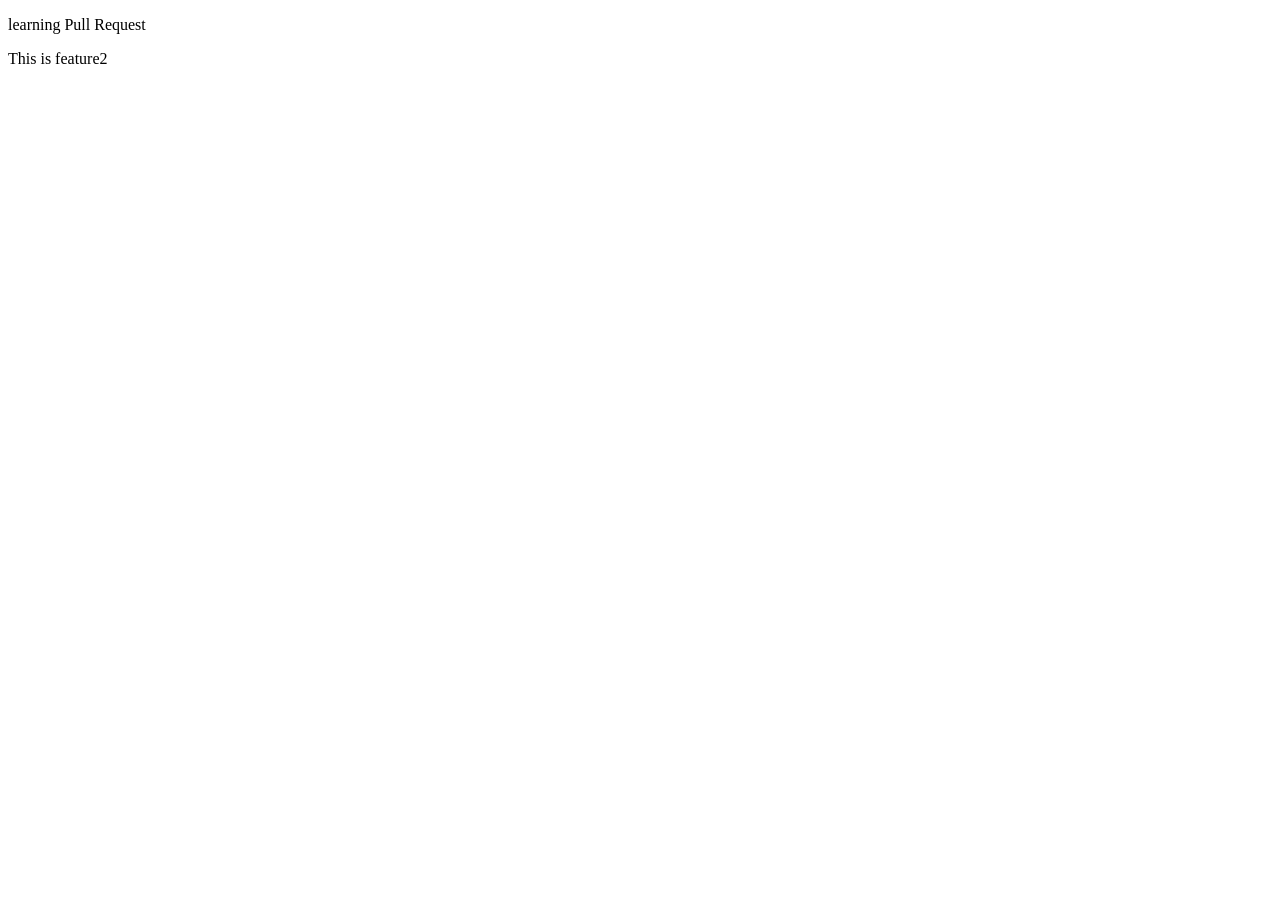
<file: index.html>
<!DOCTYPE html>
<html lang="en">
<head>
    <meta charset="UTF-8">
    <meta name="viewport" content="width=device-width, initial-scale=1.0">
    <title>git hub demo</title>
</head>
<body>
    <div>
        <p>learning Pull Request</p>
    </div>

    <div>
        <p>This is feature2</p>
	
    </div>
    
</body>
</html>
</file>
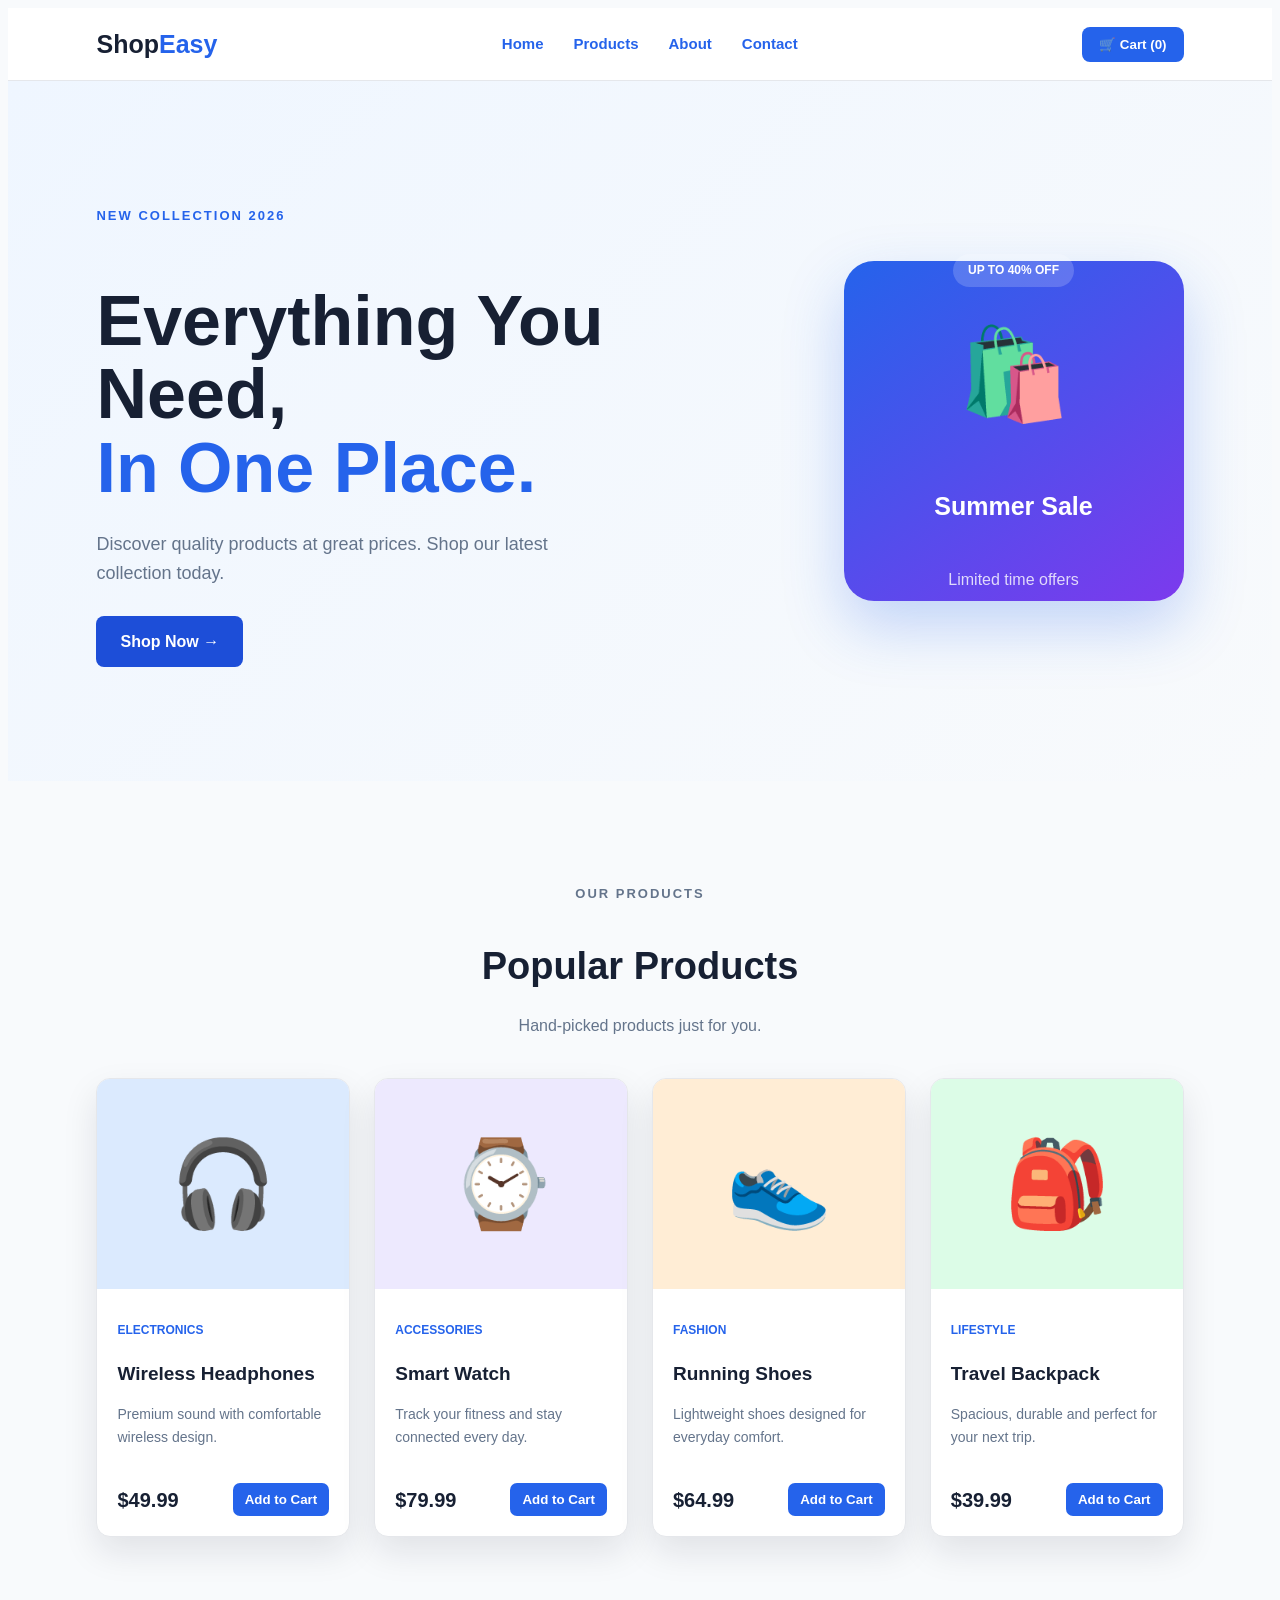
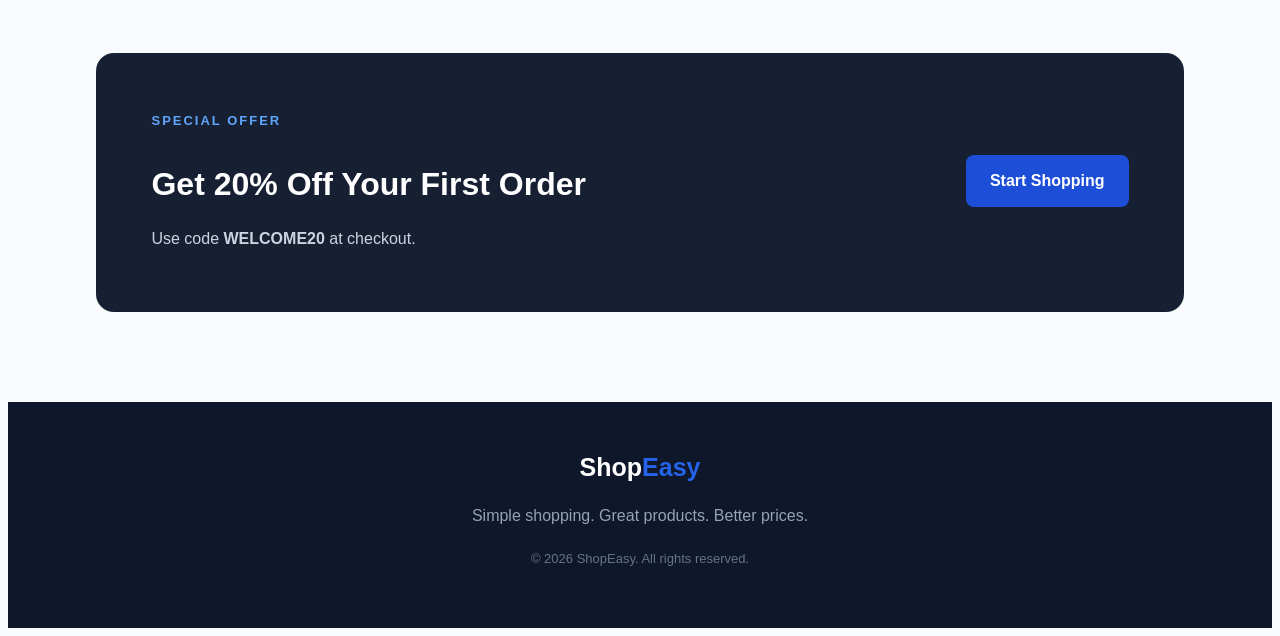
<file: docker/my-ecommerce/index.html>
<!DOCTYPE html>

<html lang="en"> <head> <meta charset="UTF-8"> <meta name="viewport" content="width=device-width, initial-scale=1.0"> <title>ShopEasy - Online Store</title> <link rel="stylesheet" href="style.css"> </head>

<body>

<header class="navbar">
    <div class="logo">Shop<span>Easy</span></div>

    <nav>
        <a href="#home">Home</a>
        <a href="#products">Products</a>
        <a href="#about">About</a>
        <a href="#contact">Contact</a>
    </nav>

    <button class="cart">🛒 Cart (0)</button>
</header>

<main>

    <!-- Hero Section -->
    <section class="hero" id="home">
        <div class="hero-content">
            <p class="tagline">NEW COLLECTION 2026</p>

            <h1>
                Everything You Need,
                <span>In One Place.</span>
            </h1>

            <p class="hero-description">
                Discover quality products at great prices.
                Shop our latest collection today.
            </p>

            <a href="#products" class="shop-btn">
                Shop Now →
            </a>
        </div>

        <div class="hero-card">
            <div class="discount">UP TO 40% OFF</div>

            <div class="hero-icon">🛍️</div>

            <h3>Summer Sale</h3>

            <p>Limited time offers</p>
        </div>
    </section>

    <!-- Products Section -->
    <section class="products-section" id="products">

        <div class="section-heading">
            <p class="tagline">OUR PRODUCTS</p>

            <h2>Popular Products</h2>

            <p>
                Hand-picked products just for you.
            </p>
        </div>

        <div class="products">

            <!-- Product 1 -->
            <article class="product-card">

                <div class="product-image blue">
                    🎧
                </div>

                <div class="product-info">

                    <p class="category">
                        Electronics
                    </p>

                    <h3>
                        Wireless Headphones
                    </h3>

                    <p class="description">
                        Premium sound with comfortable
                        wireless design.
                    </p>

                    <div class="product-bottom">

                        <strong>$49.99</strong>

                        <button class="add-btn">
                            Add to Cart
                        </button>

                    </div>
                </div>
            </article>

            <!-- Product 2 -->
            <article class="product-card">

                <div class="product-image purple">
                    ⌚
                </div>

                <div class="product-info">

                    <p class="category">
                        Accessories
                    </p>

                    <h3>
                        Smart Watch
                    </h3>

                    <p class="description">
                        Track your fitness and stay
                        connected every day.
                    </p>

                    <div class="product-bottom">

                        <strong>$79.99</strong>

                        <button class="add-btn">
                            Add to Cart
                        </button>

                    </div>
                </div>
            </article>

            <!-- Product 3 -->
            <article class="product-card">

                <div class="product-image orange">
                    👟
                </div>

                <div class="product-info">

                    <p class="category">
                        Fashion
                    </p>

                    <h3>
                        Running Shoes
                    </h3>

                    <p class="description">
                        Lightweight shoes designed
                        for everyday comfort.
                    </p>

                    <div class="product-bottom">

                        <strong>$64.99</strong>

                        <button class="add-btn">
                            Add to Cart
                        </button>

                    </div>
                </div>
            </article>

            <!-- Product 4 -->
            <article class="product-card">

                <div class="product-image green">
                    🎒
                </div>

                <div class="product-info">

                    <p class="category">
                        Lifestyle
                    </p>

                    <h3>
                        Travel Backpack
                    </h3>

                    <p class="description">
                        Spacious, durable and perfect
                        for your next trip.
                    </p>

                    <div class="product-bottom">

                        <strong>$39.99</strong>

                        <button class="add-btn">
                            Add to Cart
                        </button>

                    </div>
                </div>
            </article>

        </div>
    </section>

    <!-- Special Offer -->
    <section class="offer" id="about">

        <div>
            <p class="tagline">
                SPECIAL OFFER
            </p>

            <h2>
                Get 20% Off Your First Order
            </h2>

            <p>
                Use code
                <strong>WELCOME20</strong>
                at checkout.
            </p>
        </div>

        <a href="#products" class="shop-btn">
            Start Shopping
        </a>

    </section>

</main>

<!-- Footer -->
<footer id="contact">

    <div class="footer-logo">
        Shop<span>Easy</span>
    </div>

    <p>
        Simple shopping. Great products. Better prices.
    </p>

    <p class="copyright">
        © 2026 ShopEasy. All rights reserved.
    </p>

</footer>

</body> </html>
</file>
<file: docker/my-ecommerce/style.css>
{
margin: 0;
padding: 0;
box-sizing: border-box;
}

html {
scroll-behavior: smooth;
}

body {
font-family: Arial, Helvetica, sans-serif;
background: #f8fafc;
color: #172033;
line-height: 1.6;
}

/* =========================
NAVBAR
========================= */

.navbar {
height: 72px;
padding: 0 7%;
background: #ffffff;
display: flex;
align-items: center;
justify-content: space-between;
border-bottom: 1px solid #e5e7eb;
position: sticky;
top: 0;
z-index: 100;
}

.logo,
.footer-logo {
font-size: 25px;
font-weight: 800;
color: #172033;
}

.logo span,
.footer-logo span {
color: #2563eb;
}

nav {
display: flex;
gap: 30px;
}

nav a {
color: #4b5563;
text-decoration: none;
font-size: 15px;
font-weight: 600;
transition: 0.2s;
}

nav a {
color: #2563eb;
}

.cart {
background: #172033;
color: white;
border: none;
padding: 10px 17px;
border-radius: 8px;
cursor: pointer;
font-weight: 600;
transition: 0.2s;
}

.cart {
background: #2563eb;
}

/* =========================
HERO
========================= */

.hero {
min-height: 560px;
padding: 70px 7%;
display: flex;
align-items: center;
justify-content: space-between;
gap: 60px;
background: linear-gradient(
135deg,
#eff6ff,
#f8fafc
);
}

.hero-content {
max-width: 600px;
}

.tagline {
color: #2563eb;
font-size: 13px;
font-weight: 800;
letter-spacing: 2px;
margin-bottom: 12px;
}

.hero h1 {
font-size: clamp(42px, 6vw, 70px);
line-height: 1.05;
margin-bottom: 25px;
}

.hero h1 span {
color: #2563eb;
display: block;
}

.hero-description {
color: #64748b;
font-size: 18px;
max-width: 500px;
margin-bottom: 30px;
}

.shop-btn {
display: inline-block;
background: #2563eb;
color: white;
padding: 13px 24px;
border-radius: 8px;
text-decoration: none;
font-weight: 700;
transition: 0.2s;
}

.shop-btn {
background: #1d4ed8;
transform: translateY(-2px);
}

.hero-card {
width: 340px;
height: 340px;
flex-shrink: 0;
border-radius: 30px;
background: linear-gradient(
145deg,
#2563eb,
#7c3aed
);
color: white;
display: flex;
flex-direction: column;
justify-content: center;
align-items: center;
box-shadow: 0 25px 60px rgba(
37,
99,
235,
0.25
);
}

.hero-icon {
font-size: 90px;
margin: 15px 0;
}

.discount {
background: rgba(
255,
255,
255,
0.18
);
padding: 7px 15px;
border-radius: 30px;
font-size: 12px;
font-weight: 800;
}

.hero-card h3 {
font-size: 25px;
}

.hero-card p {
opacity: 0.8;
}

/* =========================
PRODUCTS
========================= */

.products-section {
padding: 90px 7%;
}

.section-heading {
text-align: center;
margin-bottom: 45px;
}

.section-heading h2 {
font-size: 38px;
margin-bottom: 8px;
}

.section-heading > p {
color: #64748b;
}

.products {
display: grid;
grid-template-columns: repeat(4, 1fr);
gap: 24px;
}

.product-card {
background: white;
border-radius: 14px;
overflow: hidden;
border: 1px solid #e5e7eb;
transition: 0.25s;
}

.product-card {
transform: translateY(-6px);
box-shadow: 0 15px 35px rgba(
15,
23,
42,
0.1
);
}

.product-image {
height: 210px;
display: flex;
align-items: center;
justify-content: center;
font-size: 85px;
}

.blue {
background: #dbeafe;
}

.purple {
background: #ede9fe;
}

.orange {
background: #ffedd5;
}

.green {
background: #dcfce7;
}

.product-info {
padding: 20px;
}

.category {
color: #2563eb;
font-size: 12px;
font-weight: 800;
text-transform: uppercase;
margin-bottom: 5px;
}

.product-info h3 {
font-size: 19px;
margin-bottom: 8px;
}

.description {
color: #64748b;
font-size: 14px;
min-height: 65px;
}

.product-bottom {
display: flex;
align-items: center;
justify-content: space-between;
margin-top: 15px;
gap: 10px;
}

.product-bottom strong {
font-size: 20px;
}

.add-btn {
background: #eff6ff;
color: #2563eb;
border: none;
padding: 9px 12px;
border-radius: 7px;
font-weight: 700;
cursor: pointer;
transition: 0.2s;
}

.add-btn {
background: #2563eb;
color: white;
}

/* =========================
OFFER
========================= */

.offer {
margin: 20px 7% 90px;
padding: 45px 55px;
border-radius: 18px;
background: #172033;
color: white;
display: flex;
align-items: center;
justify-content: space-between;
gap: 30px;
}

.offer .tagline {
color: #60a5fa;
}

.offer h2 {
font-size: 32px;
margin-bottom: 8px;
}

.offer p {
color: #cbd5e1;
}

/* =========================
FOOTER
========================= */

footer {
background: #0f172a;
color: #94a3b8;
text-align: center;
padding: 45px 20px;
}

.footer-logo {
color: white;
margin-bottom: 10px;
}

.copyright {
margin-top: 20px;
font-size: 13px;
color: #64748b;
}

/* =========================
RESPONSIVE - TABLET
========================= */

@media (max-width: 1000px) {

.products {
    grid-template-columns: repeat(2, 1fr);
}

.hero-card {
    width: 280px;
    height: 280px;
}

.hero {
    gap: 35px;
}

.hero h1 {
    font-size: 50px;
}

}

/* =========================
RESPONSIVE - MOBILE
========================= */

@media (max-width: 700px) {

.navbar {
    padding: 0 5%;
}

nav {
    display: none;
}

.hero {
    padding: 60px 5%;
    flex-direction: column;
    text-align: center;
}

.hero-content {
    max-width: 100%;
}

.hero-description {
    margin-left: auto;
    margin-right: auto;
}

.hero h1 {
    font-size: 42px;
}

.hero-card {
    width: 260px;
    height: 260px;
}

.hero-icon {
    font-size: 70px;
}

.products-section {
    padding: 60px 5%;
}

.section-heading h2 {
    font-size: 32px;
}

.products {
    grid-template-columns: 1fr;
}

.offer {
    margin: 10px 5% 60px;
    padding: 35px 25px;
    flex-direction: column;
    text-align: center;
    gap: 25px;
}

.offer h2 {
    font-size: 26px;
}

}

/* =========================
SMALL MOBILE
========================= */

@media (max-width: 400px) {

.logo {
    font-size: 21px;
}

.cart {
    padding: 8px 10px;
    font-size: 12px;
}

.hero h1 {
    font-size: 36px;
}

.hero-card {
    width: 230px;
    height: 230px;
}

.product-bottom {
    flex-direction: column;
    align-items: stretch;
}

.add-btn {
    width: 100%;
}

}
</file>
